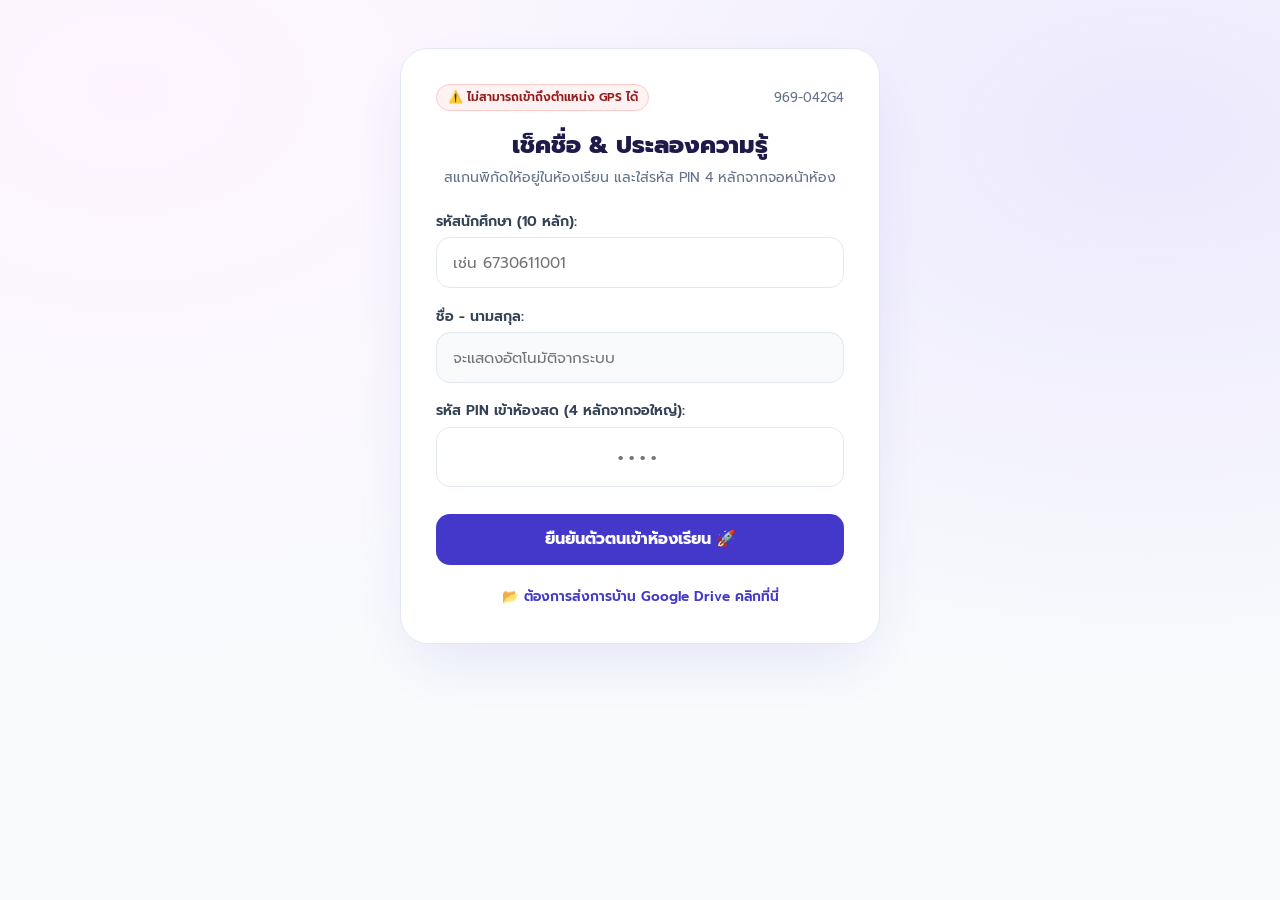
<file: index.html>
<!DOCTYPE html>
<html lang="th">
<head>
  <meta charset="UTF-8">
  <meta name="viewport" content="width=device-width, initial-scale=1.0">
  <title id="pageTitle">เข้าเรียน & ประลองความรู้</title>
  <link rel="preconnect" href="https://fonts.googleapis.com">
  <link rel="preconnect" href="https://fonts.gstatic.com" crossorigin>
  <link href="https://fonts.googleapis.com/css2?family=Prompt:wght@400;600;700;800&display=swap" rel="stylesheet">
  <link rel="stylesheet" href="css/main.css">
  <link rel="stylesheet" href="css/student.css">
</head>
<body>

  <div class="student-card">
    <div class="card-top-info">
      <span class="tag tag-present" id="gpsStatusBadge">📡 กำลังตรวจสอบพิกัด GPS...</span>
      <span class="session-badge-txt" id="sessionBadge">กำลังโหลด...</span>
    </div>

    <h2 class="card-title">
      เช็คชื่อ & ประลองความรู้
    </h2>
    <p class="card-desc">
      สแกนพิกัดให้อยู่ในห้องเรียน และใส่รหัส PIN 4 หลักจากจอหน้าห้อง
    </p>

    <div id="checkinSection">
      <div class="form-group">
        <label>รหัสนักศึกษา (10 หลัก):</label>
        <input type="text" id="studentIdInput" maxlength="10" placeholder="เช่น 6730611001" oninput="previewStudentName()">
      </div>

      <div class="form-group">
        <label>ชื่อ - นามสกุล:</label>
        <input type="text" id="studentNameInput" readonly placeholder="จะแสดงอัตโนมัติจากระบบ" class="input-readonly">
      </div>

      <div class="form-group">
        <label>รหัส PIN เข้าห้องสด (4 หลักจากจอใหญ่):</label>
        <input type="text" id="pinInput" maxlength="4" placeholder="••••" class="pin-input-box">
      </div>

      <button class="btn-action" id="btnVerify" onclick="verifyAndCheckIn()">
        ยืนยันตัวตนเข้าห้องเรียน 🚀
      </button>

      <div class="link-wrapper">
        <a href="submit.html" class="sub-link">
          📂 ต้องการส่งการบ้าน Google Drive คลิกที่นี่
        </a>
      </div>
    </div>

    <div id="quizSection">
      <div class="quiz-head-row">
        <span class="quiz-title-txt">คำถามบนจอใหญ่ (Turing Live)</span>
        <span id="quizTimerBadge" class="quiz-timer-txt">⏳ 15 วิ</span>
      </div>
      <p class="quiz-desc-txt">
        * ดูโจทย์และตัวเลือกบนจอโปรเจกเตอร์หน้าห้อง แล้วกดเลือกช้อยส์ด้านล่างทันที
      </p>

      <div class="quiz-options-grid">
        <button class="btn-opt" onclick="submitAnswer('A')">A</button>
        <button class="btn-opt" onclick="submitAnswer('B')">B</button>
        <button class="btn-opt" onclick="submitAnswer('C')">C</button>
        <button class="btn-opt" onclick="submitAnswer('D')">D</button>
      </div>
    </div>

    <div id="resultBox" class="result-box-wrapper">
      <h3 class="result-title">✓ เช็คชื่อและบันทึกคะแนนแล้ว</h3>
      <p id="resultDetails" class="result-details-txt"></p>
    </div>
  </div>

  <script src="js/config.js"></script>
  <script src="js/student.js"></script>
</body>
</html>
</file>
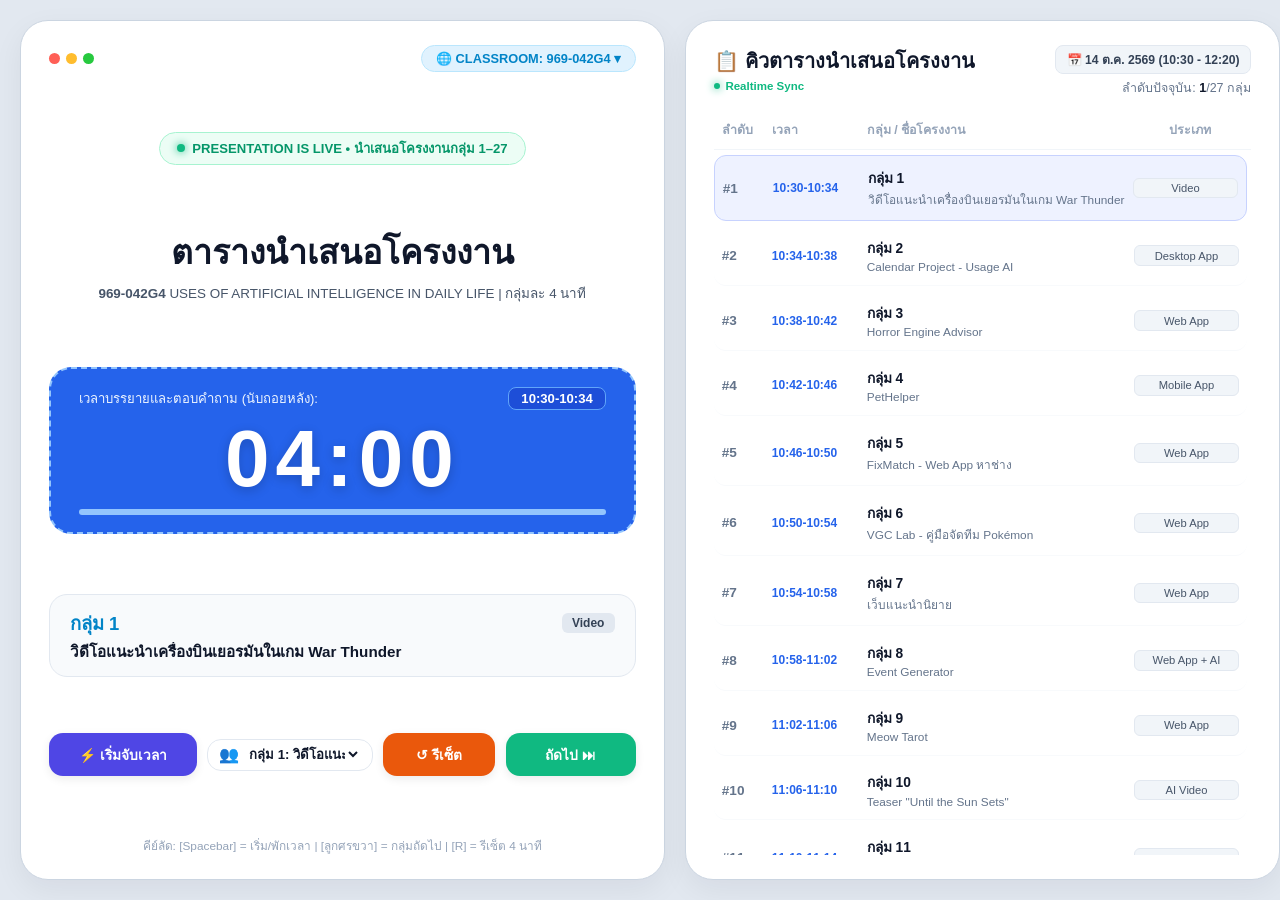
<file: presentation-timer.html>
<!DOCTYPE html>
<html lang="th">
<head>
  <meta charset="UTF-8">
  <meta name="viewport" content="width=device-width, initial-scale=1.0">
  <title>ตารางนำเสนอโครงงาน กลุ่ม 1–27 — Teacher Presentation</title>

  <style>
    /* ================= 1. FONT DECLARATIONS (V1 EXACT) ================= */
    @font-face {
      font-family: 'Gotham';
      src: local('Gotham'), local('Gotham-Book'), local('Gotham Book');
      font-weight: 400;
      font-style: normal;
    }

    * {
      box-sizing: border-box;
      margin: 0;
      padding: 0;
      font-family: 'Gotham', 'Gotham Book', 'Sukhumwit Set', -apple-system, BlinkMacSystemFont, 'Prompt', sans-serif !important;
      -webkit-font-smoothing: antialiased;
    }

    :root {
      --primary: #2563EB;
      --primary-dark: #1D4ED8;
      --dark: #0F172A;
      --text-muted: #64748B;
      --border-soft: #E2E8F0;
      --success: #10B981;
      --warning: #F59E0B;
      --danger: #EF4444;
    }

    body {
      background-color: #E2E8F0;
      height: 100vh;
      width: 100vw;
      overflow: hidden;
      display: flex;
      justify-content: center;
      align-items: center;
    }

    /* 2-PANE LOCKED LAYOUT LIKE TEACHER.HTML */
    .teacher-layout-container {
      display: grid;
      grid-template-columns: 52% 48%;
      gap: 1.25rem;
      width: 100vw;
      height: 100vh;
      padding: 1.25rem;
    }

    .screen-card {
      background: #FFFFFF;
      border-radius: 28px;
      box-shadow: 0 10px 30px rgba(15, 23, 42, 0.06);
      border: 1px solid #CBD5E1;
      display: flex;
      flex-direction: column;
      overflow: hidden;
      padding: 1.5rem 1.75rem;
    }

    /* ================= LEFT CARD (PRESENTATION TIMER) ================= */
    .left-card {
      justify-content: space-between;
    }

    .card-window-bar {
      display: flex;
      justify-content: space-between;
      align-items: center;
    }

    .traffic-dots {
      display: flex;
      gap: 6px;
    }

    .dot {
      width: 11px;
      height: 11px;
      border-radius: 50%;
    }
    .dot.red { background: #FF5F56; }
    .dot.yellow { background: #FFBD2E; }
    .dot.green { background: #27C93F; }

    .classroom-pill {
      font-size: 0.8rem;
      font-weight: 700;
      color: #0284C7;
      background: #E0F2FE;
      padding: 0.3rem 0.85rem;
      border-radius: 999px;
      border: 1px solid #BAE6FD;
    }

    .status-center-wrap {
      display: flex;
      justify-content: center;
      margin-top: 0.25rem;
    }

    .badge-live-pulse {
      background: #ECFDF5;
      border: 1px solid #A7F3D0;
      color: #059669;
      font-size: 0.82rem;
      font-weight: 700;
      padding: 0.3rem 1.1rem;
      border-radius: 999px;
      display: inline-flex;
      align-items: center;
      gap: 0.45rem;
    }

    .live-dot {
      width: 8px;
      height: 8px;
      border-radius: 50%;
      background-color: #10B981;
      box-shadow: 0 0 8px #10B981;
    }

    .session-heading-block {
      text-align: center;
      margin: 0.25rem 0;
    }

    .session-week-title {
      font-size: 2.1rem;
      font-weight: 800;
      color: #0F172A;
      margin-bottom: 0.2rem;
    }

    .session-course-sub {
      font-size: 0.84rem;
      color: #475569;
    }

    /* BLUE DASHED CARD (MATCHING PIN BOX IN TEACHER.HTML) */
    .timer-blue-box {
      background: #2563EB;
      border: 2.5px dashed #93C5FD;
      border-radius: 22px;
      padding: 1.1rem 1.75rem;
      color: #FFFFFF;
      margin: 0.2rem 0;
      text-align: center;
    }

    .timer-box-header {
      display: flex;
      justify-content: space-between;
      align-items: center;
      font-size: 0.82rem;
    }

    .timer-header-text {
      color: #EFF6FF;
    }

    .timer-slot-badge {
      background: #1D4ED8;
      border: 1px solid #60A5FA;
      padding: 0.2rem 0.75rem;
      border-radius: 8px;
      font-size: 0.82rem;
      font-weight: 700;
      color: #FFFFFF;
    }

    .timer-numbers {
      font-size: 5rem;
      font-weight: 800;
      letter-spacing: 6px;
      text-align: center;
      line-height: 1.05;
      margin: 0.4rem 0 0.2rem 0;
      text-shadow: 0 3px 12px rgba(0, 0, 0, 0.2);
      transition: color 0.3s;
    }

    .timer-numbers.warning {
      color: #FEF08A; /* เหลืองเตือน */
    }

    .timer-numbers.danger {
      color: #FECACA; /* แดงหมดเวลา */
      animation: alertBlink 1s infinite alternate;
    }

    @keyframes alertBlink {
      from { transform: scale(1); }
      to { transform: scale(1.02); }
    }

    .timer-progress-track {
      width: 100%;
      height: 6px;
      background: rgba(255, 255, 255, 0.2);
      border-radius: 999px;
      overflow: hidden;
      margin-top: 0.5rem;
    }

    .timer-progress-bar {
      height: 100%;
      width: 100%;
      background: #93C5FD;
      transition: width 1s linear;
    }

    /* CURRENT PROJECT INFO CARD */
    .current-project-card {
      background: #F8FAFC;
      border: 1.5px solid #E2E8F0;
      border-radius: 18px;
      padding: 0.85rem 1.25rem;
      display: flex;
      flex-direction: column;
      gap: 0.25rem;
    }

    .current-group-badge-row {
      display: flex;
      justify-content: space-between;
      align-items: center;
    }

    .current-group-name {
      font-size: 1.15rem;
      font-weight: 800;
      color: #0284C7;
    }

    .current-type-tag {
      font-size: 0.75rem;
      background: #E2E8F0;
      color: #334155;
      padding: 0.2rem 0.65rem;
      border-radius: 6px;
      font-weight: 600;
    }

    .current-project-title {
      font-size: 0.95rem;
      font-weight: 700;
      color: #0F172A;
      line-height: 1.35;
      white-space: nowrap;
      overflow: hidden;
      text-overflow: ellipsis;
    }

    /* ACTION BUTTONS (V1 EXACT PALETTE) */
    .action-buttons-row {
      display: flex;
      gap: 0.65rem;
      align-items: center;
    }

    .btn-ctrl {
      border: none;
      border-radius: 14px;
      padding: 0.65rem 1rem;
      color: #FFFFFF;
      font-size: 0.86rem;
      font-weight: 700;
      cursor: pointer;
      display: inline-flex;
      align-items: center;
      justify-content: center;
      box-shadow: 0 3px 10px rgba(0, 0, 0, 0.08);
      transition: transform 0.1s;
    }

    .btn-ctrl:active { transform: scale(0.97); }

    .btn-purple {
      background: #4F46E5;
      flex: 1.3;
    }
    .btn-purple.is-pause {
      background: #D97706;
    }

    .btn-orange {
      background: #EA580C;
      flex: 0.9;
    }

    .session-select-wrap {
      flex: 1.6;
      background: #FFFFFF;
      border: 1.5px solid #E2E8F0;
      border-radius: 14px;
      padding: 0.35rem 0.65rem;
      display: flex;
      align-items: center;
      gap: 0.4rem;
    }

    .session-picker-select {
      border: none;
      outline: none;
      background: transparent;
      width: 100%;
      font-size: 0.82rem;
      font-weight: 600;
      color: #0F172A;
      cursor: pointer;
    }

    .btn-next-action {
      background: #10B981;
      flex: 1.1;
    }

    /* FOOTER HINT */
    .bottom-hint-text {
      text-align: center;
      font-size: 0.74rem;
      color: #94A3B8;
      margin-top: 0.2rem;
    }

    /* ================= RIGHT CARD (SCHEDULE TABLE) ================= */
    .right-card {
      padding: 1.5rem 1.75rem;
    }

    .leaderboard-top-row {
      display: flex;
      justify-content: space-between;
      align-items: flex-start;
      padding-bottom: 0.85rem;
    }

    .title-with-trophy {
      font-size: 1.25rem;
      font-weight: 800;
      color: #0F172A;
      display: flex;
      align-items: center;
      gap: 0.4rem;
    }

    .realtime-sync-tag {
      font-size: 0.72rem;
      font-weight: 700;
      color: #10B981;
      margin-top: 0.2rem;
      display: flex;
      align-items: center;
      gap: 0.35rem;
    }

    .top-row-right {
      display: flex;
      flex-direction: column;
      align-items: flex-end;
      gap: 0.25rem;
    }

    .week-pill-tag {
      background: #F1F5F9;
      border: 1px solid #E2E8F0;
      padding: 0.25rem 0.65rem;
      border-radius: 8px;
      font-size: 0.76rem;
      font-weight: 600;
      color: #334155;
    }

    .submission-stats {
      font-size: 0.78rem;
      color: #64748B;
    }

    .submission-stats strong {
      color: #0F172A;
      font-weight: 800;
    }

    /* LIVE TABLE HEAD & BODY */
    .live-table-head {
      display: grid;
      grid-template-columns: 50px 95px 1fr 105px;
      padding: 0.6rem 0.5rem;
      font-size: 0.78rem;
      color: #94A3B8;
      font-weight: 600;
      border-bottom: 1px solid #F1F5F9;
    }

    .live-table-body {
      flex: 1;
      overflow-y: auto;
      margin-top: 0.35rem;
      display: flex;
      flex-direction: column;
      gap: 0.35rem;
      padding-right: 0.25rem;
    }

    .live-table-body::-webkit-scrollbar { width: 5px; }
    .live-table-body::-webkit-scrollbar-thumb {
      background: #CBD5E1;
      border-radius: 999px;
    }

    .live-row {
      display: grid;
      grid-template-columns: 50px 95px 1fr 105px;
      align-items: center;
      padding: 0.65rem 0.5rem;
      border-radius: 12px;
      border-bottom: 1px solid #F8FAFC;
      cursor: pointer;
      transition: all 0.15s;
    }

    .live-row:hover {
      background: #F8FAFC;
    }

    .live-row.active {
      background: #EEF2FF;
      border: 1px solid #C7D2FE;
    }

    .live-row.done {
      opacity: 0.5;
    }

    .col-idx {
      font-size: 0.85rem;
      font-weight: 700;
      color: #64748B;
    }

    .col-time {
      font-size: 0.75rem;
      font-weight: 600;
      color: #2563EB;
    }

    .col-info {
      display: flex;
      flex-direction: column;
      gap: 0.1rem;
      padding-right: 0.5rem;
    }

    .st-group-title {
      font-size: 0.86rem;
      font-weight: 700;
      color: #0F172A;
    }

    .st-project-title {
      font-size: 0.74rem;
      color: #64748B;
      white-space: nowrap;
      overflow: hidden;
      text-overflow: ellipsis;
    }

    .col-type-tag {
      font-size: 0.7rem;
      background: #F1F5F9;
      color: #475569;
      border: 1px solid #E2E8F0;
      padding: 0.2rem 0.45rem;
      border-radius: 6px;
      text-align: center;
      white-space: nowrap;
      overflow: hidden;
      text-overflow: ellipsis;
    }
  </style>
</head>
<body>

  <div class="teacher-layout-container">

    <!-- ==================== LEFT CARD: PRESENTATION TIMER ==================== -->
    <section class="screen-card left-card">
      
      <!-- Top Window Header -->
      <div class="card-window-bar">
        <div class="traffic-dots">
          <span class="dot red"></span>
          <span class="dot yellow"></span>
          <span class="dot green"></span>
        </div>
        <div class="classroom-pill" id="classroomPill">
          🌐 CLASSROOM: 969-042G4 ▾
        </div>
      </div>

      <!-- Live Status Pill -->
      <div class="status-center-wrap">
        <div class="badge-live-pulse">
          <span class="live-dot"></span> PRESENTATION IS LIVE • นำเสนอโครงงานกลุ่ม 1–27
        </div>
      </div>

      <!-- Heading -->
      <div class="session-heading-block">
        <h1 class="session-week-title" id="sessionWeekTitle">ตารางนำเสนอโครงงาน</h1>
        <p class="session-course-sub">
          <b>969-042G4</b> USES OF ARTIFICIAL INTELLIGENCE IN DAILY LIFE | กลุ่มละ 4 นาที
        </p>
      </div>

      <!-- BLUE TIMER DASHED BOX (SAME AS PIN BOX) -->
      <div class="timer-blue-box">
        <div class="timer-box-header">
          <span class="timer-header-text">เวลาบรรยายและตอบคำถาม (นับถอยหลัง):</span>
          <span class="timer-slot-badge" id="slotTimeRange">10:30-10:34</span>
        </div>
        
        <div class="timer-numbers" id="timerClock">04:00</div>
        
        <div class="timer-progress-track">
          <div class="timer-progress-bar" id="timerProgressBar"></div>
        </div>
      </div>

      <!-- CURRENT PROJECT SUMMARY -->
      <div class="current-project-card">
        <div class="current-group-badge-row">
          <span class="current-group-name" id="dispGroupName">กลุ่ม 1</span>
          <span class="current-type-tag" id="dispProjectType">Video</span>
        </div>
        <div class="current-project-title" id="dispProjectTitle">วิดีโอแนะนำเครื่องบินเยอรมันในเกม War Thunder</div>
      </div>

      <!-- ACTION BUTTONS ROW -->
      <div class="action-buttons-row">
        <button type="button" class="btn-ctrl btn-purple" id="btnToggleTimer" onclick="toggleTimer()">
          ⚡ เริ่มจับเวลา
        </button>

        <div class="session-select-wrap">
          <span>👥</span>
          <select id="groupDropdownPicker" class="session-picker-select" onchange="selectGroup(parseInt(this.value))">
            <!-- Render via JS -->
          </select>
        </div>

        <button type="button" class="btn-ctrl btn-orange" onclick="resetTimer()">
          ↺ รีเซ็ต
        </button>

        <button type="button" class="btn-ctrl btn-next-action" onclick="goToNextGroup()">
          ถัดไป ⏭
        </button>
      </div>

      <div class="bottom-hint-text">
        คีย์ลัด: [Spacebar] = เริ่ม/พักเวลา | [ลูกศรขวา] = กลุ่มถัดไป | [R] = รีเซ็ต 4 นาที
      </div>

    </section>

    <!-- ==================== RIGHT CARD: PRESENTATION SCHEDULE ==================== -->
    <section class="screen-card right-card">
      
      <div class="leaderboard-top-row">
        <div>
          <div class="title-with-trophy">
            <span>📋</span> คิวตารางนำเสนอโครงงาน
          </div>
          <div class="realtime-sync-tag">
            <span class="live-dot" style="width:6px; height:6px;"></span> Realtime Sync
          </div>
        </div>

        <div class="top-row-right">
          <div class="week-pill-tag">
            📅 14 ต.ค. 2569 (10:30 - 12:20)
          </div>
          <div class="submission-stats">
            ลำดับปัจจุบัน: <strong id="currentProgressBadge">1</strong>/27 กลุ่ม
          </div>
        </div>
      </div>

      <!-- Table Head -->
      <div class="live-table-head">
        <div>ลำดับ</div>
        <div>เวลา</div>
        <div>กลุ่ม / ชื่อโครงงาน</div>
        <div style="text-align: center;">ประเภท</div>
      </div>

      <!-- Schedule Rows List -->
      <div class="live-table-body" id="scheduleListContainer">
        <!-- Rendered via JavaScript -->
      </div>

    </section>

  </div>

  <script>
    // ข้อมูลจากเอกสาร PDF นำเสนอโครงงาน กลุ่ม 1–27
    const SCHEDULE_DATA = [
      { id: 1, time: "10:30-10:34", group: "กลุ่ม 1", title: "วิดีโอแนะนำเครื่องบินเยอรมันในเกม War Thunder", type: "Video" },
      { id: 2, time: "10:34-10:38", group: "กลุ่ม 2", title: "Calendar Project - Usage AI", type: "Desktop App" },
      { id: 3, time: "10:38-10:42", group: "กลุ่ม 3", title: "Horror Engine Advisor", type: "Web App" },
      { id: 4, time: "10:42-10:46", group: "กลุ่ม 4", title: "PetHelper", type: "Mobile App" },
      { id: 5, time: "10:46-10:50", group: "กลุ่ม 5", title: "FixMatch - Web App หาช่าง", type: "Web App" },
      { id: 6, time: "10:50-10:54", group: "กลุ่ม 6", title: "VGC Lab - คู่มือจัดทีม Pokémon", type: "Web App" },
      { id: 7, time: "10:54-10:58", group: "กลุ่ม 7", title: "เว็บแนะนำนิยาย", type: "Web App" },
      { id: 8, time: "10:58-11:02", group: "กลุ่ม 8", title: "Event Generator", type: "Web App + AI" },
      { id: 9, time: "11:02-11:06", group: "กลุ่ม 9", title: "Meow Tarot", type: "Web App" },
      { id: 10, time: "11:06-11:10", group: "กลุ่ม 10", title: "Teaser \"Until the Sun Sets\"", type: "AI Video" },
      { id: 11, time: "11:10-11:14", group: "กลุ่ม 11", title: "(ยังไม่ส่งเอกสาร)", type: "-" },
      { id: 12, time: "11:14-11:18", group: "กลุ่ม 12", title: "Pomodoro Timer & To-Do", type: "Web App" },
      { id: 13, time: "11:18-11:22", group: "กลุ่ม 13", title: "KLINCHA ชาดำเย็นกระป๋อง", type: "Branding" },
      { id: 14, time: "11:22-11:26", group: "กลุ่ม 14", title: "Quiz Quest", type: "Web Game" },
      { id: 15, time: "11:26-11:30", group: "กลุ่ม 15", title: "Gerry Girls Online Photo Booth", type: "Web App" },
      { id: 16, time: "11:30-11:34", group: "กลุ่ม 16", title: "FrameStory", type: "Python + AI" },
      { id: 17, time: "11:34-11:38", group: "กลุ่ม 17", title: "เว็บออกแบบตกแต่งห้อง", type: "Web App" },
      { id: 18, time: "11:38-11:42", group: "กลุ่ม 18", title: "AI Mood Playlist", type: "Web App + AI" },
      { id: 19, time: "11:42-11:46", group: "กลุ่ม 19", title: "แนะนำอุปกรณ์แบดมินตัน", type: "Web App" },
      { id: 20, time: "11:46-11:50", group: "กลุ่ม 20", title: "island.ctrl แบรนด์เสื้อผ้า + E-commerce", type: "Brand + Web" },
      { id: 21, time: "11:50-11:54", group: "กลุ่ม 21", title: "Phuket Traffic Light", type: "Web App" },
      { id: 22, time: "11:54-11:58", group: "กลุ่ม 22", title: "Multiverse Life Path Simulator", type: "Web App" },
      { id: 23, time: "11:58-12:02", group: "กลุ่ม 23", title: "MHW Discord Guide Bot", type: "Discord Bot" },
      { id: 24, time: "12:02-12:06", group: "กลุ่ม 24", title: "Keymage Game", type: "Web Game" },
      { id: 25, time: "12:06-12:10", group: "กลุ่ม 25", title: "LifeFlow", type: "Web App" },
      { id: 26, time: "12:10-12:14", group: "กลุ่ม 26", title: "SportZone", type: "Web App" },
      { id: 27, time: "12:14-12:18", group: "กลุ่ม 27", title: "Koi no Tsurugi - คลิป AI แนวตั้ง", type: "AI Video" }
    ];

    const TOTAL_SECONDS = 240; // 4 นาที
    let currentGroupIndex = 0;
    let secondsLeft = TOTAL_SECONDS;
    let timerInterval = null;
    let isRunning = false;

    // Web Audio Beep สำหรับแจ้งเตือนแบบออฟไลน์
    const audioCtx = new (window.AudioContext || window.webkitAudioContext)();
    function playBeep(freq = 600, duration = 0.2) {
      try {
        if (audioCtx.state === 'suspended') audioCtx.resume();
        const osc = audioCtx.createOscillator();
        const gain = audioCtx.createGain();
        osc.type = 'sine';
        osc.frequency.value = freq;
        gain.gain.setValueAtTime(0.15, audioCtx.currentTime);
        gain.gain.exponentialRampToValueAtTime(0.001, audioCtx.currentTime + duration);
        osc.connect(gain);
        gain.connect(audioCtx.destination);
        osc.start();
        osc.stop(audioCtx.currentTime + duration);
      } catch (err) {}
    }

    document.addEventListener("DOMContentLoaded", () => {
      populateDropdown();
      renderScheduleList();
      selectGroup(0);
    });

    function populateDropdown() {
      const picker = document.getElementById('groupDropdownPicker');
      picker.innerHTML = SCHEDULE_DATA.map((item, idx) => `
        <option value="${idx}">กลุ่ม ${item.id}: ${item.title.substring(0, 24)}...</option>
      `).join('');
    }

    function renderScheduleList() {
      const container = document.getElementById('scheduleListContainer');
      container.innerHTML = SCHEDULE_DATA.map((item, idx) => `
        <div class="live-row ${idx === currentGroupIndex ? 'active' : ''}" id="row-${idx}" onclick="selectGroup(${idx})">
          <div class="col-idx">#${item.id}</div>
          <div class="col-time">${item.time}</div>
          <div class="col-info">
            <div class="st-group-title">${item.group}</div>
            <div class="st-project-title">${item.title}</div>
          </div>
          <div class="col-type-tag">${item.type}</div>
        </div>
      `).join('');
    }

    function selectGroup(index) {
      if (index < 0 || index >= SCHEDULE_DATA.length) return;

      pauseTimer();
      currentGroupIndex = index;
      const grp = SCHEDULE_DATA[currentGroupIndex];

      document.getElementById('dispGroupName').innerText = grp.group;
      document.getElementById('dispProjectTitle').innerText = grp.title;
      document.getElementById('dispProjectType').innerText = grp.type;
      document.getElementById('slotTimeRange').innerText = grp.time;
      document.getElementById('currentProgressBadge').innerText = grp.id;
      document.getElementById('groupDropdownPicker').value = index;

      document.querySelectorAll('.live-row').forEach((el, i) => {
        el.classList.remove('active');
        if (i < currentGroupIndex) el.classList.add('done');
        else el.classList.remove('done');
      });

      const currentElem = document.getElementById(`row-${currentGroupIndex}`);
      if (currentElem) {
        currentElem.classList.add('active');
        currentElem.scrollIntoView({ behavior: 'smooth', block: 'nearest' });
      }

      resetTimer();
    }

    function updateClockDisplay() {
      const m = Math.floor(secondsLeft / 60);
      const s = secondsLeft % 60;
      const formatted = `${String(m).padStart(2, '0')}:${String(s).padStart(2, '0')}`;
      
      const clockEl = document.getElementById('timerClock');
      const barEl = document.getElementById('timerProgressBar');
      clockEl.innerText = formatted;

      const pct = (secondsLeft / TOTAL_SECONDS) * 100;
      barEl.style.width = `${pct}%`;

      clockEl.classList.remove('warning', 'danger');
      if (secondsLeft <= 60 && secondsLeft > 0) {
        clockEl.classList.add('warning');
        barEl.style.backgroundColor = '#FEF08A';
      } else if (secondsLeft === 0) {
        clockEl.classList.add('danger');
        barEl.style.backgroundColor = '#FECACA';
      } else {
        barEl.style.backgroundColor = '#93C5FD';
      }
    }

    function toggleTimer() {
      if (isRunning) pauseTimer();
      else startTimer();
    }

    function startTimer() {
      if (isRunning) return;
      if (secondsLeft === 0) resetTimer();

      isRunning = true;
      const btn = document.getElementById('btnToggleTimer');
      btn.innerText = "⏸ พักเวลา";
      btn.classList.add('is-pause');

      timerInterval = setInterval(() => {
        if (secondsLeft > 0) {
          secondsLeft--;
          updateClockDisplay();

          if (secondsLeft === 60) playBeep(750, 0.35); // เตือนเหลือ 1 นาที
          if (secondsLeft === 0) {
            playBeep(950, 0.8); // เตือนหมดเวลา
            pauseTimer();
          }
        }
      }, 1000);
    }

    function pauseTimer() {
      isRunning = false;
      clearInterval(timerInterval);
      const btn = document.getElementById('btnToggleTimer');
      btn.innerText = "⚡ เริ่มจับเวลา";
      btn.classList.remove('is-pause');
    }

    function resetTimer() {
      pauseTimer();
      secondsLeft = TOTAL_SECONDS;
      updateClockDisplay();
    }

    function goToNextGroup() {
      if (currentGroupIndex < SCHEDULE_DATA.length - 1) {
        selectGroup(currentGroupIndex + 1);
      } else {
        alert("🎉 นำเสนอครบทั้ง 27 กลุ่มเรียบร้อยแล้วครับ!");
      }
    }

    // Keyboard Shortcuts
    window.addEventListener('keydown', (e) => {
      if (e.code === 'Space') {
        e.preventDefault();
        toggleTimer();
      } else if (e.code === 'ArrowRight') {
        e.preventDefault();
        goToNextGroup();
      } else if (e.key === 'r' || e.key === 'R') {
        resetTimer();
      }
    });
  </script>
</body>
</html>
</file>
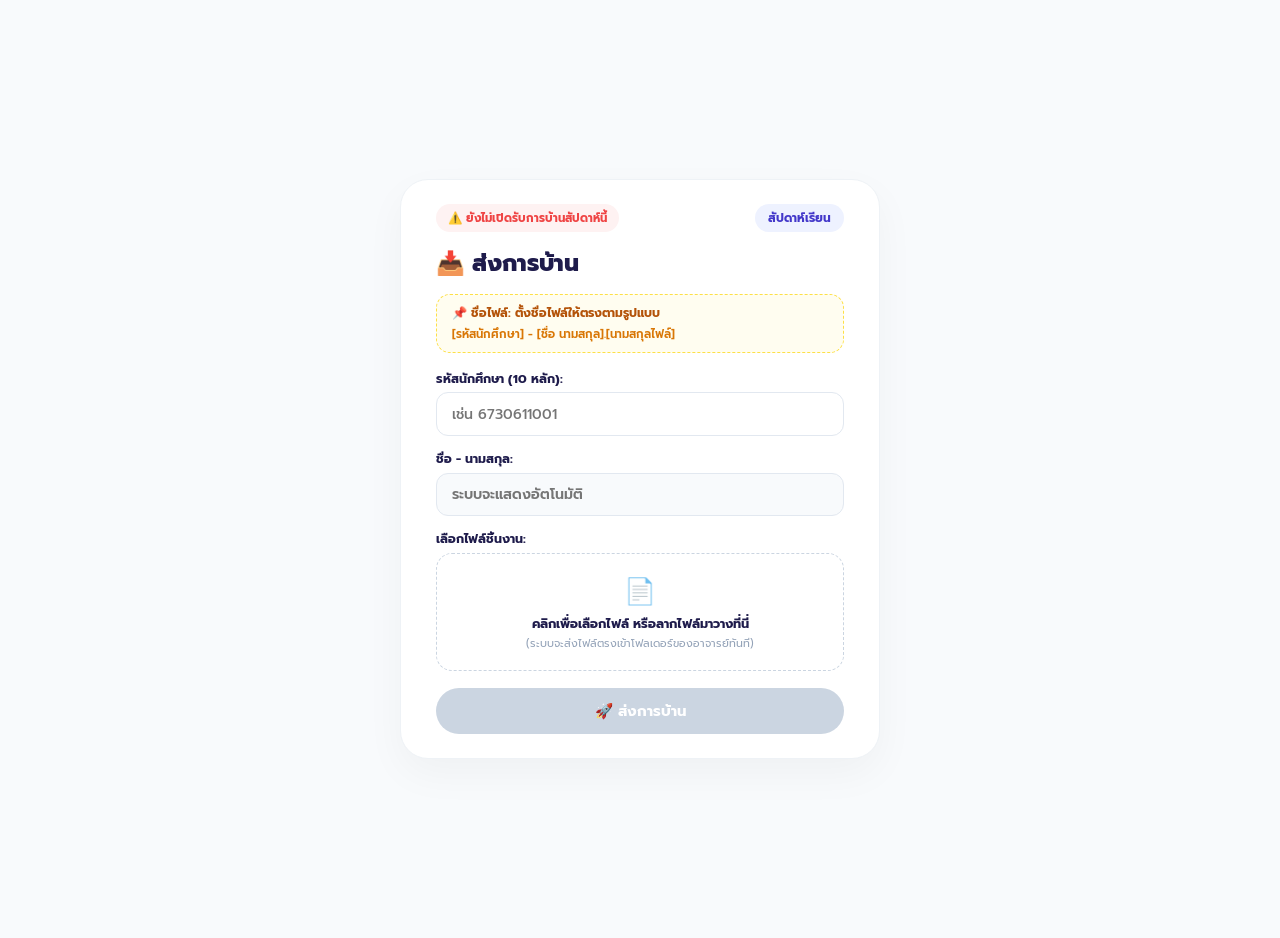
<file: submit.html>
<!DOCTYPE html>
<html lang="th">
<head>
  <meta charset="UTF-8">
  <meta name="viewport" content="width=device-width, initial-scale=1.0, maximum-scale=1.0, user-scalable=no">
  <title>ส่งการบ้าน - Classroom Management</title>
  <link rel="preconnect" href="https://fonts.googleapis.com">
  <link rel="preconnect" href="https://fonts.gstatic.com" crossorigin>
  <link href="https://fonts.googleapis.com/css2?family=Prompt:wght@400;500;600;700;800&display=swap" rel="stylesheet">
  <style>
    :root {
      --font-main: "Prompt", "Sukhumwit Set", -apple-system, BlinkMacSystemFont, sans-serif;
    }

    * {
      box-sizing: border-box;
      margin: 0;
      padding: 0;
    }

    html, body {
      width: 100%;
      min-height: 100vh;
      background-color: #F8FAFC;
      font-family: var(--font-main);
      color: #1E293B;
      display: flex;
      justify-content: center;
      align-items: center;
      -webkit-font-smoothing: antialiased;
      padding: 1.2rem 0;
    }

    .submit-card {
      background: #FFFFFF;
      border-radius: 28px;
      padding: 1.5rem 2.2rem;
      width: 92%;
      max-width: 480px;
      box-shadow: 0 15px 40px rgba(0, 0, 0, 0.04);
      border: 1px solid #EEF2F6;
    }

    .card-top-bar {
      display: flex;
      justify-content: space-between;
      align-items: center;
      margin-bottom: 0.9rem;
    }

    .badge-status {
      font-size: 0.72rem;
      font-weight: 700;
      padding: 0.3rem 0.75rem;
      border-radius: 9999px;
      background: #FEF2F2;
      color: #EF4444;
      display: inline-flex;
      align-items: center;
      gap: 0.3rem;
    }

    .badge-status.open {
      background: #ECFDF5;
      color: #10B981;
    }

    .badge-week {
      font-size: 0.75rem;
      font-weight: 700;
      color: #4338CA;
      background: #EEF2FF;
      padding: 0.3rem 0.8rem;
      border-radius: 9999px;
    }

    .submit-title {
      font-size: 1.45rem;
      font-weight: 800;
      color: #1E1B4B;
      text-align: left;
      margin-bottom: 0.8rem;
      display: flex;
      align-items: center;
      gap: 0.4rem;
    }

    .instruction-box {
      background: #FFFDF0;
      border: 1px dashed #FDE047;
      border-radius: 14px;
      padding: 0.6rem 0.9rem;
      margin-bottom: 0.95rem;
      text-align: left;
    }
    .instruction-box .inst-title {
      font-size: 0.76rem;
      font-weight: 700;
      color: #B45309;
      margin-bottom: 0.15rem;
    }
    .instruction-box .inst-desc {
      font-size: 0.72rem;
      font-weight: 600;
      color: #D97706;
    }

    /* กล่องข้อมูลกลุ่มโครงงานที่ตรวจพบ */
    .group-notice-box {
      display: none;
      background: #F0F9FF;
      border: 1.5px solid #BAE6FD;
      border-radius: 14px;
      padding: 0.75rem 1rem;
      margin-bottom: 0.95rem;
      text-align: left;
      animation: fadeIn 0.3s ease;
    }

    @keyframes fadeIn {
      from { opacity: 0; transform: translateY(-4px); }
      to { opacity: 1; transform: translateY(0); }
    }

    .group-notice-title {
      font-size: 0.82rem;
      font-weight: 800;
      color: #0369A1;
      margin-bottom: 0.25rem;
      display: flex;
      align-items: center;
      gap: 0.3rem;
    }

    .group-project-name {
      font-size: 0.85rem;
      font-weight: 700;
      color: #0F172A;
      margin-bottom: 0.4rem;
    }

    .group-members-list {
      font-size: 0.76rem;
      color: #475569;
      line-height: 1.4;
      padding-left: 1.2rem;
    }

    .group-sync-badge {
      display: inline-block;
      font-size: 0.68rem;
      font-weight: 700;
      color: #059669;
      background: #ECFDF5;
      padding: 0.2rem 0.5rem;
      border-radius: 6px;
      margin-top: 0.4rem;
      border: 1px solid #A7F3D0;
    }

    .form-group {
      margin-bottom: 0.8rem;
      text-align: left;
    }

    .form-label {
      font-size: 0.78rem;
      font-weight: 700;
      color: #1E1B4B;
      margin-bottom: 0.3rem;
      display: block;
    }

    .form-input {
      width: 100%;
      padding: 0.65rem 0.9rem;
      border-radius: 12px;
      border: 1.5px solid #E2E8F0;
      font-size: 0.88rem;
      font-family: var(--font-main);
      font-weight: 500;
      color: #1E293B;
      outline: none;
      background: #FFFFFF;
    }

    .form-input:focus {
      border-color: #4338CA;
    }

    .form-input.readonly {
      background: #F8FAFC;
      color: #64748B;
      font-weight: 600;
      cursor: not-allowed;
    }

    .dropzone-box {
      border: 1.5px dashed #CBD5E1;
      border-radius: 16px;
      padding: 1.1rem 1rem;
      text-align: center;
      background: #FFFFFF;
      cursor: pointer;
      display: flex;
      flex-direction: column;
      align-items: center;
      justify-content: center;
      min-height: 105px;
      transition: all 0.2s ease;
    }

    .dropzone-box:hover,
    .dropzone-box.dragover {
      border-color: #4338CA;
      background: #EEF2FF;
    }

    .dropzone-icon {
      font-size: 1.6rem;
      margin-bottom: 0.2rem;
    }

    .dropzone-text {
      font-size: 0.8rem;
      font-weight: 700;
      color: #1E1B4B;
      margin-bottom: 0.15rem;
    }

    .dropzone-subtext {
      font-size: 0.68rem;
      color: #94A3B8;
    }

    .file-preview {
      display: none;
      font-size: 0.78rem;
      font-weight: 700;
      color: #10B981;
      margin-top: 0.35rem;
      word-break: break-all;
    }

    .btn-submit {
      width: 100%;
      padding: 0.75rem;
      border-radius: 9999px;
      border: none;
      background: #4338CA;
      color: white;
      font-size: 0.92rem;
      font-weight: 700;
      font-family: var(--font-main);
      cursor: pointer;
      box-shadow: 0 4px 15px rgba(67, 56, 202, 0.25);
      margin-top: 0.3rem;
      transition: background 0.2s;
    }

    .btn-submit:hover {
      background: #3730A3;
    }

    .btn-submit:disabled {
      background: #CBD5E1;
      cursor: not-allowed;
      box-shadow: none;
    }
  </style>
</head>
<body>

  <div class="submit-card">
    <div class="card-top-bar">
      <div class="badge-status" id="assignmentStatusBadge">⚠️ กำลังตรวจสอบสถานะ...</div>
      <div class="badge-week" id="currentSessionLabel">สัปดาห์เรียน</div>
    </div>

    <h2 class="submit-title">📥 ส่งการบ้าน</h2>

    <!-- กล่องคำแนะนำ -->
    <div class="instruction-box">
      <div class="inst-title">📌 ชื่อไฟล์: ตั้งชื่อไฟล์ให้ตรงตามรูปแบบ</div>
      <div class="inst-desc">[รหัสนักศึกษา] - [ชื่อ นามสกุล].[นามสกุลไฟล์]</div>
    </div>

    <!-- กล่องแจ้งเตือนข้อมูลกลุ่มโครงงาน -->
    <div class="group-notice-box" id="groupNoticeBox">
      <div class="group-notice-title">👥 พบข้อมูลโครงงานกลุ่มของคุณ:</div>
      <div class="group-project-name" id="noticeProjectTitle">-</div>
      <ol class="group-members-list" id="noticeMembersList"></ol>
      <div class="group-sync-badge">✨ ตัวแทนส่ง 1 คน ระบบจะอัปเดตสถานะ "ส่งแล้ว" ให้เพื่อนในกลุ่มทุกคน</div>
    </div>

    <div class="form-group">
      <label class="form-label" for="studentIdInput">รหัสนักศึกษา (10 หลัก):</label>
      <input type="text" id="studentIdInput" class="form-input" placeholder="เช่น 6730611001" maxlength="10" oninput="lookupStudentAndGroup()">
    </div>

    <div class="form-group">
      <label class="form-label" for="studentNameInput">ชื่อ - นามสกุล:</label>
      <input type="text" id="studentNameInput" class="form-input readonly" placeholder="ระบบจะแสดงอัตโนมัติ" readonly>
    </div>

    <div class="form-group">
      <label class="form-label">เลือกไฟล์ชิ้นงาน:</label>
      <div class="dropzone-box" id="dropzoneBox" onclick="document.getElementById('fileInput').click()">
        <div class="dropzone-icon">📄</div>
        <div class="dropzone-text" id="dropzoneMainText">คลิกเพื่อเลือกไฟล์ หรือลากไฟล์มาวางที่นี่</div>
        <div class="dropzone-subtext">(ระบบจะส่งไฟล์ตรงเข้าโฟลเดอร์ของอาจารย์ทันที)</div>
        <div class="file-preview" id="filePreviewText"></div>
      </div>
      <input type="file" id="fileInput" style="display: none;" onchange="handleFileSelected(this.files)">
    </div>

    <button type="button" class="btn-submit" id="btnSubmitWork" onclick="submitHomework()">
      🚀 ส่งการบ้าน
    </button>
  </div>

  <script src="js/config.js"></script>
  <script src="js/submit.js"></script>
</body>
</html>
</file>
<file: css/main.css>
@font-face {
  font-family: 'Gotham';
  src: local('Gotham'), local('Gotham-Book'), local('Gotham Book');
  font-weight: 400;
  font-style: normal;
}
@font-face {
  font-family: 'Gotham';
  src: local('Gotham-Bold'), local('Gotham Bold');
  font-weight: 700;
  font-style: normal;
}

:root {
  --primary: #4338CA;
  --primary-hover: #3730A3;
  --secondary: #059669;
  --dark: #0F172A;
  --text-muted: #64748B;
  --border-soft: #E2E8F0;
  --danger: #EF4444;
}

* {
  box-sizing: border-box;
  margin: 0;
  padding: 0;
  font-family: 'Gotham', 'Gotham Book', 'Sukhumvit Set', -apple-system, BlinkMacSystemFont, 'Prompt', sans-serif !important;
}

body {
  background: radial-gradient(at 10% 10%, #FDF4FF 0px, transparent 50%),
              radial-gradient(at 90% 15%, #EDE9FE 0px, transparent 50%),
              #F8FAFC;
  color: var(--dark);
  min-height: 100vh;
  padding: 1.5rem;
}

@media (max-width: 640px) {
  body {
    padding: 0.8rem;
  }
}

table {
  width: 100%;
  border-collapse: collapse;
  text-align: left;
}

th, td {
  padding: 0.75rem 0.85rem;
  border-bottom: 1px solid #F1F5F9;
  font-size: 0.9rem;
}

th {
  color: var(--text-muted);
  font-weight: 600;
  background: #F8FAFC;
  position: sticky;
  top: 0;
  z-index: 2;
}

.tag {
  padding: 0.2rem 0.65rem;
  border-radius: 9999px;
  font-size: 0.75rem;
  font-weight: 600;
}
.tag-present { background: #ECFDF5; color: #065F46; border: 1px solid #A7F3D0; }
.tag-late { background: #FFFBEB; color: #92400E; border: 1px solid #FDE68A; }
.tag-absent { background: #FEF2F2; color: #991B1B; border: 1px solid #FECACA; }
</file>
<file: css/student.css>
.student-card {
  background: rgba(255, 255, 255, 0.95);
  backdrop-filter: blur(16px);
  -webkit-backdrop-filter: blur(16px);
  border-radius: 28px;
  padding: 2.2rem;
  max-width: 480px;
  width: 100%;
  margin: 1.5rem auto;
  border: 1px solid var(--border-soft);
  box-shadow: 0 25px 60px -15px rgba(67, 56, 202, 0.12);
  text-align: center;
}

@media (max-width: 640px) {
  .student-card {
    padding: 1.5rem 1.2rem;
    border-radius: 20px;
  }
}

.card-top-info {
  display: flex;
  justify-content: space-between;
  align-items: center;
  margin-bottom: 1rem;
}

.tag-present {
  background: #ECFDF5;
  color: #059669;
  padding: 0.25rem 0.75rem;
  border-radius: 9999px;
  font-size: 0.75rem;
  font-weight: 700;
}

.session-badge-txt {
  font-size: 0.8rem;
  color: var(--text-muted);
}

.card-title {
  font-size: 1.5rem;
  font-weight: 800;
  color: #1E1B4B;
  margin-bottom: 0.3rem;
}

.card-desc {
  font-size: 0.88rem;
  color: var(--text-muted);
  margin-bottom: 1.4rem;
}

.form-group {
  margin-bottom: 1.1rem;
  text-align: left;
}

label {
  font-size: 0.88rem;
  font-weight: 600;
  color: #334155;
  display: block;
  margin-bottom: 0.35rem;
}

input {
  width: 100%;
  padding: 0.8rem 1rem;
  border-radius: 14px;
  border: 1.5px solid var(--border-soft);
  font-size: 0.95rem;
  outline: none;
  background: white;
  transition: border-color 0.2s;
}

input:focus {
  border-color: var(--primary);
}

.input-readonly {
  background: #F8FAFC;
}

.pin-input-box {
  letter-spacing: 6px;
  font-size: 1.3rem;
  text-align: center;
  font-weight: 800;
  color: var(--primary);
}

.btn-action {
  width: 100%;
  padding: 0.85rem;
  border-radius: 14px;
  border: none;
  background: var(--primary);
  color: white;
  font-weight: 700;
  font-size: 1rem;
  cursor: pointer;
  transition: all 0.2s;
  margin-top: 0.6rem;
}

.btn-action:hover:not(:disabled) {
  background: var(--primary-hover);
  transform: translateY(-1px);
}

.btn-action:disabled {
  background: #94A3B8;
  cursor: not-allowed;
  transform: none;
}

.link-wrapper {
  margin-top: 1.2rem;
}

.sub-link {
  font-size: 0.85rem;
  color: var(--primary);
  font-weight: 600;
  text-decoration: none;
}

#quizSection {
  display: none;
  margin-top: 1.5rem;
  text-align: left;
  border-top: 1.5px dashed var(--border-soft);
  padding-top: 1.2rem;
}

.quiz-head-row {
  display: flex;
  justify-content: space-between;
  align-items: center;
}

.quiz-title-txt {
  font-size: 0.88rem;
  font-weight: 700;
  color: #1E1B4B;
}

.quiz-timer-txt {
  font-size: 0.85rem;
  font-weight: 800;
  color: var(--danger);
}

.quiz-desc-txt {
  font-size: 0.85rem;
  color: var(--text-muted);
  margin-top: 0.3rem;
}

.quiz-options-grid {
  display: grid;
  grid-template-columns: 1fr 1fr;
  gap: 0.8rem;
  margin-top: 1rem;
}

.btn-opt {
  padding: 1rem;
  border-radius: 14px;
  border: 2px solid var(--border-soft);
  background: #F8FAFC;
  font-weight: 800;
  font-size: 1.2rem;
  color: #1E1B4B;
  cursor: pointer;
  text-align: center;
  transition: all 0.15s;
}

.btn-opt:hover {
  background: #EEF2FF;
  border-color: var(--primary);
  color: var(--primary);
}

.result-box-wrapper {
  display: none;
  margin-top: 1.2rem;
  padding: 1rem;
  border-radius: 14px;
  background: #ECFDF5;
  border: 1px solid #A7F3D0;
}

.result-title {
  color: #065F46;
  font-size: 1.1rem;
  font-weight: 800;
}

.result-details-txt {
  font-size: 0.88rem;
  color: #047857;
  margin-top: 0.3rem;
}
</file>
